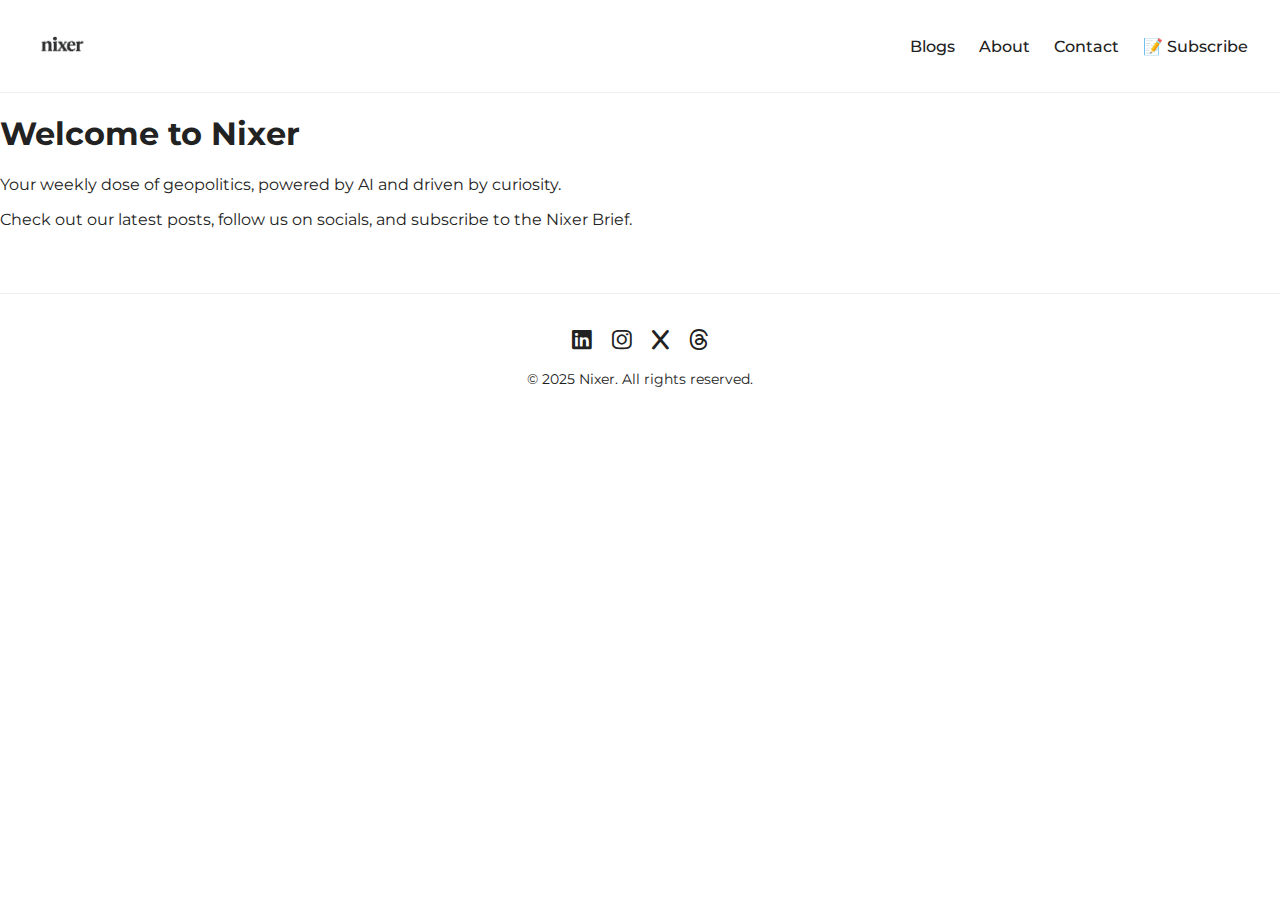
<file: index.html>
<!DOCTYPE html>
<html lang="en">
<head>
  <meta charset="UTF-8" />
  <meta name="viewport" content="width=device-width, initial-scale=1.0" />
  <title>Nixer | Home</title>
  <link href="https://fonts.googleapis.com/css2?family=Montserrat:wght@400;600&display=swap" rel="stylesheet">
  <link rel="stylesheet" href="https://cdnjs.cloudflare.com/ajax/libs/font-awesome/6.5.0/css/all.min.css" />
  <link rel="stylesheet" href="css/styles.css" />
</head>
<body>

  <header>
    <div class="logo">
      <a href="index.html"><img src="images/nixerBlackFont.png" alt="Nixer logo"></a>
    </div>
    <nav>
      <a href="blog.html">Blogs</a>
      <a href="about.html">About</a>
      <a href="contact.html">Contact</a>
      <a href="https://nixer.beehiiv.com/subscribe" target="_blank">📝 Subscribe</a>
    </nav>
  </header>

  <main>
    <h1>Welcome to Nixer</h1>
    <p>Your weekly dose of geopolitics, powered by AI and driven by curiosity.</p>
    <p>Check out our latest posts, follow us on socials, and subscribe to the Nixer Brief.</p>
  </main>

<footer>
  <div class="social-icons">
    <a href="https://www.linkedin.com/company/nixer-ai/" target="_blank" aria-label="LinkedIn"><i class="fab fa-linkedin"></i></a>
    <a href="https://www.instagram.com/nixer.ai?igsh=a3ltMzkzcmVvcWx4&utm_source=qr" target="_blank" aria-label="Instagram"><i class="fab fa-instagram"></i></a>
    <a href="#" target="_blank" aria-label="X"><i class="fab fa-x"></i></a>
    <a href="#" target="_blank" aria-label="Threads"><i class="fab fa-threads"></i></a>
  </div>
  <p style="margin-top: 1rem;">© 2025 Nixer. All rights reserved.</p>
</footer>


</body>
</html>
</file>
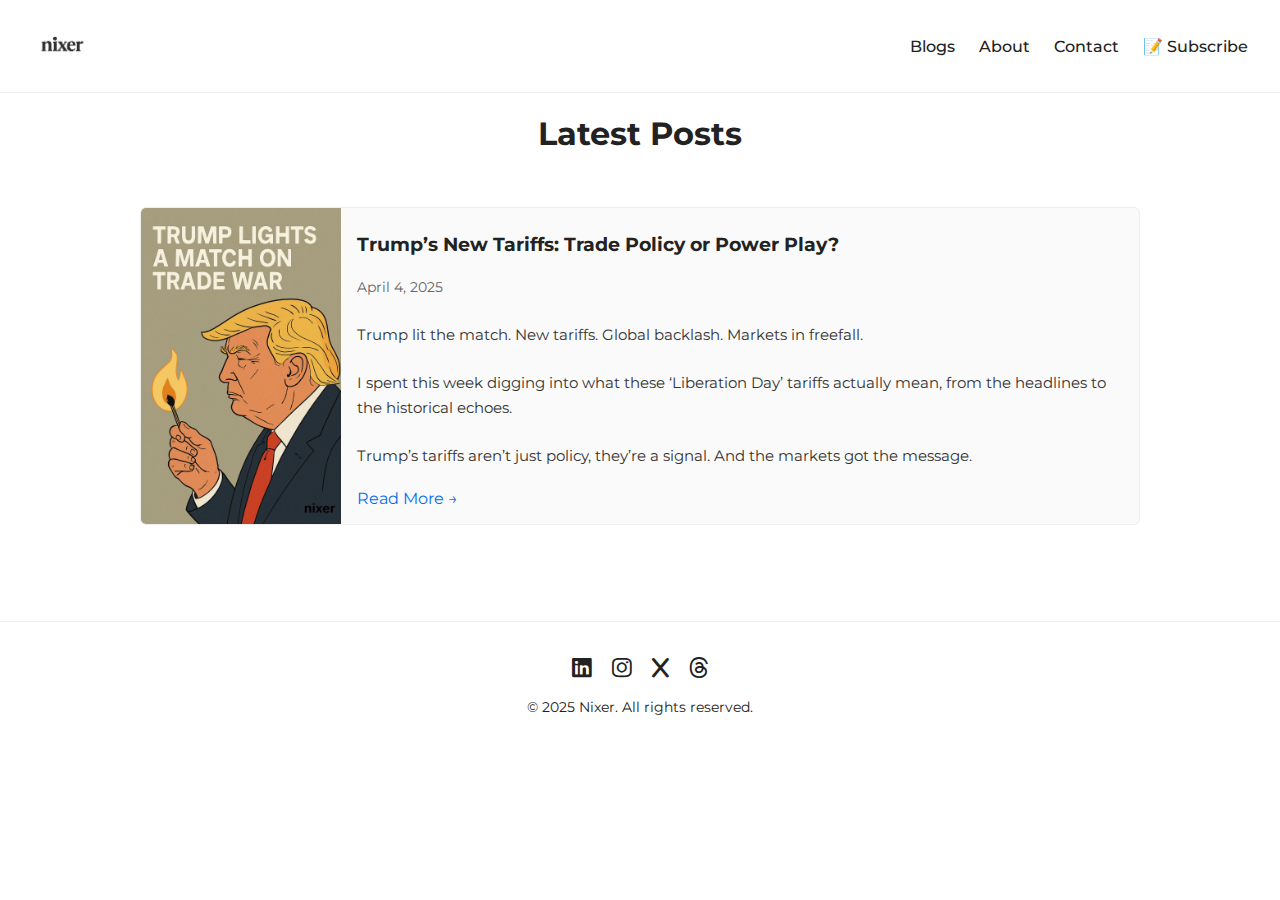
<file: blog.html>
<!DOCTYPE html>
<html lang="en">
<head>
  <meta charset="UTF-8" />
  <meta name="viewport" content="width=device-width, initial-scale=1.0" />
  <title>Nixer | Blogs</title>
  <link href="https://fonts.googleapis.com/css2?family=Montserrat:wght@400;600&display=swap" rel="stylesheet">
  <link rel="stylesheet" href="https://cdnjs.cloudflare.com/ajax/libs/font-awesome/6.5.0/css/all.min.css" />
  <link rel="stylesheet" href="css/styles.css" />
  <style>
    .blog-grid {
      display: grid;
      grid-template-columns: 1fr;
      gap: 2rem;
      max-width: 1000px;
      margin: auto;
      padding: 2rem;
    }
    .post-card {
      display: flex;
      flex-direction: row;
      border: 1px solid #eee;
      border-radius: 6px;
      overflow: hidden;
      background: #fafafa;
      transition: box-shadow 0.2s ease;
    }
    .post-card:hover {
      box-shadow: 0 4px 12px rgba(0, 0, 0, 0.08);
    }
    .post-card img {
      width: 200px;
      height: auto;
      object-fit: cover;
    }
    .post-content {
      padding: 1rem;
      display: flex;
      flex-direction: column;
      justify-content: center;
    }
    .post-content h2 {
      font-size: 1.2rem;
      margin: 0.5rem 0;
    }
    .post-content .date {
      font-size: 0.9rem;
      color: #666;
    }
    .post-content a {
      display: inline-block;
      margin-top: 0.5rem;
      color: #0070f3;
      text-decoration: none;
    }

    @media (max-width: 768px) {
      .post-card {
        flex-direction: column;
      }
      .post-card img {
        width: 100%;
        height: 180px;
      }
    }
  </style>
</head>
<body>

  <header>
    <div class="logo">
      <a href="index.html"><img src="images/nixerBlackFont.png" alt="Nixer logo"></a>
    </div>
    <nav>
      <a href="blog.html">Blogs</a>
      <a href="about.html">About</a>
      <a href="contact.html">Contact</a>
      <a href="https://nixer.beehiiv.com/subscribe" target="_blank">📝 Subscribe</a>
    </nav>
  </header>

  <main>
    <h1 style="text-align:center;">Latest Posts</h1>

    <div class="blog-grid">
      <div class="post-card">
        <img src="images/trump-tariff.jpg" alt="Trump tariffs">
        <div class="post-content">
          <h2>Trump’s New Tariffs: Trade Policy or Power Play?</h2>
          <p class="date">April 4, 2025</p>
          <p class="summary">
            Trump lit the match. New tariffs. Global backlash. Markets in freefall.<br><br>
            I spent this week digging into what these ‘Liberation Day’ tariffs actually mean, from the headlines to the historical echoes.<br><br>
            Trump’s tariffs aren’t just policy, they’re a signal. And the markets got the message.
          </p>
          <a href="posts/2025-04-04-tariffs.html">Read More →</a>
        </div>
      </div>
    </div>
  </main>

  <footer>
    <div class="social-icons">
      <a href="https://www.linkedin.com/company/nixer-ai/" target="_blank" aria-label="LinkedIn"><i class="fab fa-linkedin"></i></a>
      <a href="https://www.instagram.com/nixer.ai?igsh=a3ltMzkzcmVvcWx4&utm_source=qr" target="_blank" aria-label="Instagram"><i class="fab fa-instagram"></i></a>
      <a href="#" target="_blank" aria-label="X"><i class="fab fa-x"></i></a>
      <a href="#" target="_blank" aria-label="Threads"><i class="fab fa-threads"></i></a>
    </div>
    <p style="margin-top: 1rem;">© 2025 Nixer. All rights reserved.</p>
  </footer>

</body>
</html>
</file>
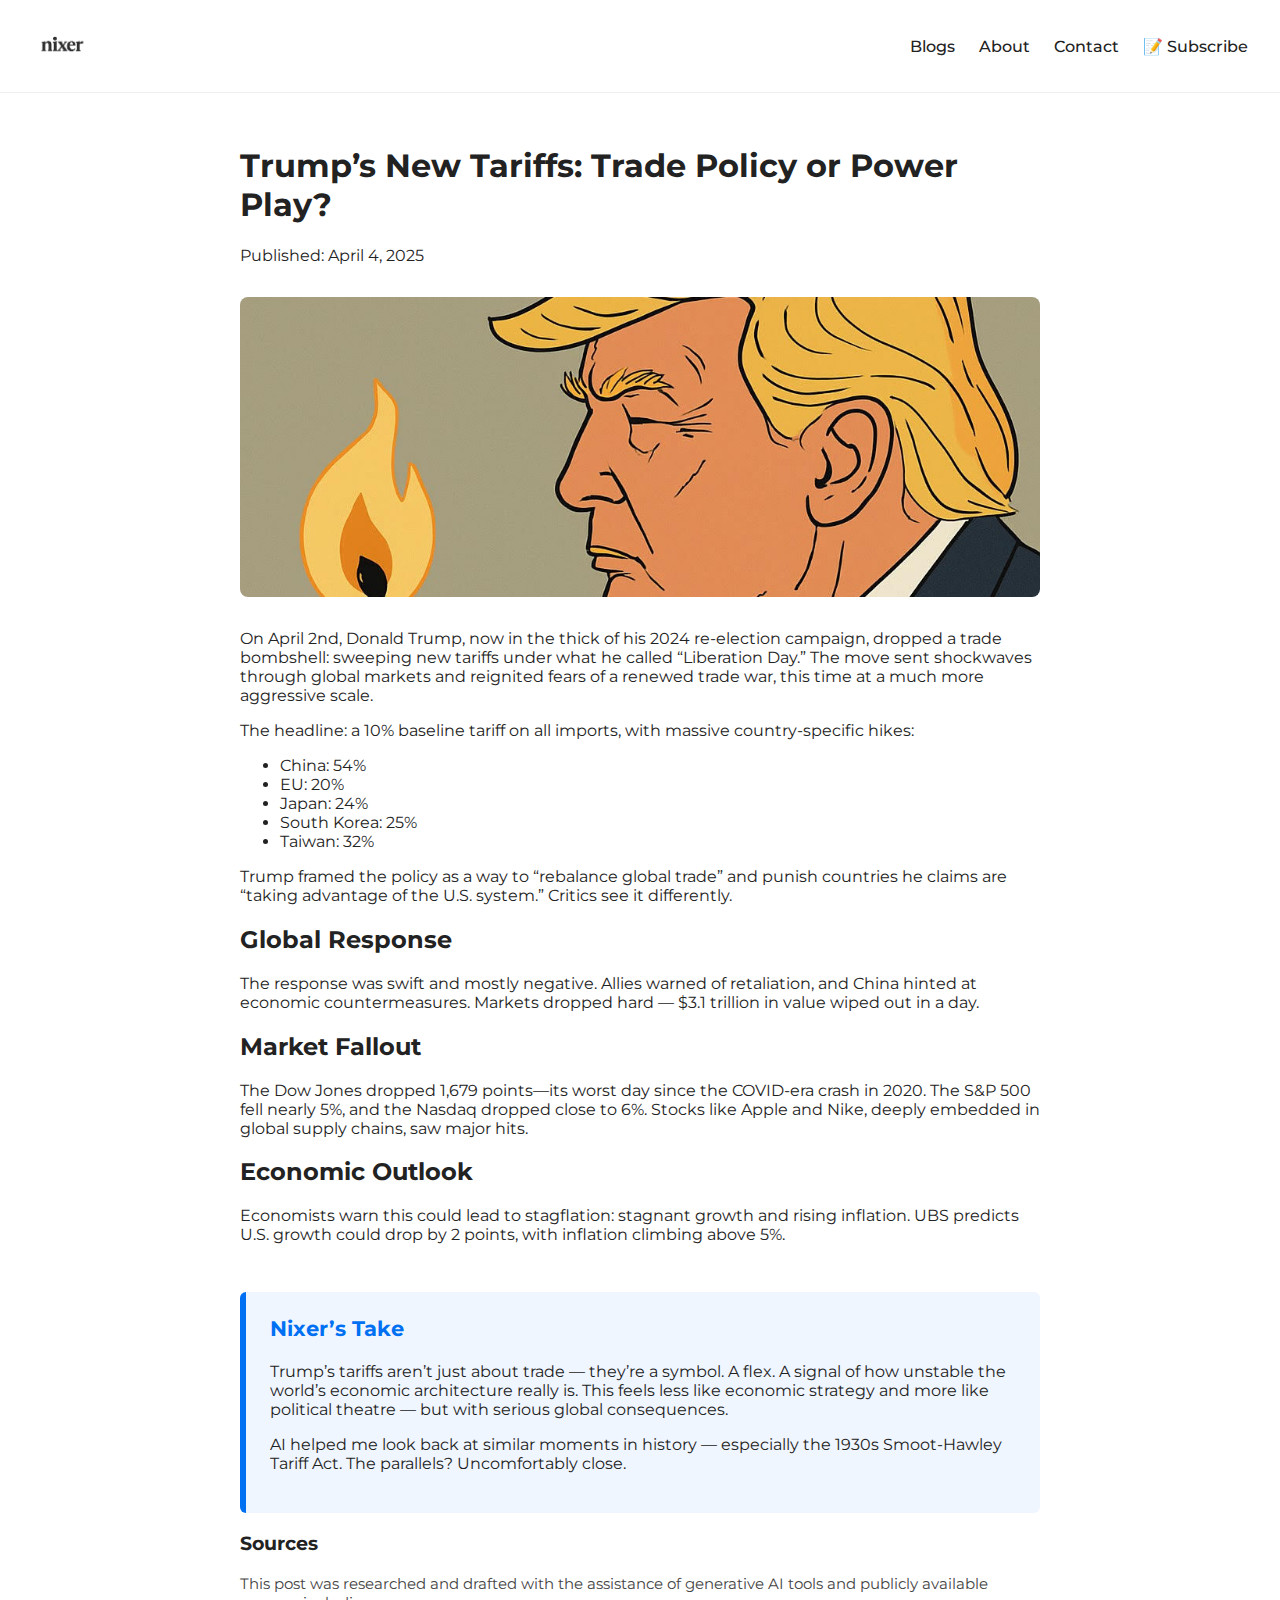
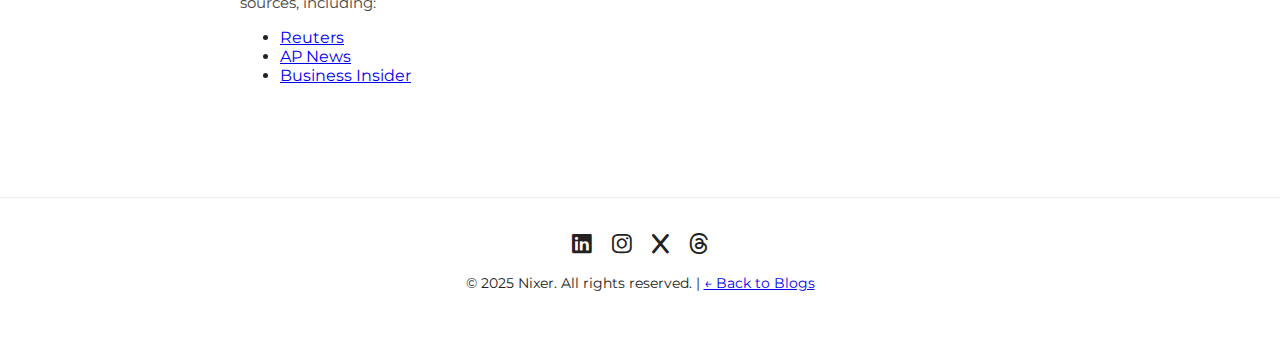
<file: posts/2025-04-04-tariffs.html>
<!DOCTYPE html>
<html lang="en">
<head>
  <meta charset="UTF-8" />
  <meta name="viewport" content="width=device-width, initial-scale=1.0" />
  <title>Trump’s New Tariffs: Trade Policy or Power Play?</title>
  <link href="https://fonts.googleapis.com/css2?family=Montserrat:wght@400;600&display=swap" rel="stylesheet" />
  <link rel="stylesheet" href="https://cdnjs.cloudflare.com/ajax/libs/font-awesome/6.5.0/css/all.min.css" />
  <link rel="stylesheet" href="../css/styles.css" />
<style>
  main {
    max-width: 800px;
    margin: auto;
    padding: 2rem;
    text-align: left;
  }
  main img {
    display: block;
    max-width: 100%;
    width: 100%;
    height: auto;
    max-height: 300px;
    object-fit: cover;
    margin: 2rem auto;
    border-radius: 8px;
  }
  .nixer-take {
    margin-top: 3rem;
    padding: 1.5rem;
    background: #f0f6ff;
    border-left: 6px solid #0070f3;
    border-radius: 6px;
  }
  .nixer-take h3 {
    margin-top: 0;
    font-size: 1.3rem;
    color: #0070f3;
  }
</style>
</head>
<body>

  <header>
    <div class="logo">
      <a href="../index.html"><img src="../images/nixerBlackFont.png" alt="Nixer logo"></a>
    </div>
    <nav>
      <a href="../blog.html">Blogs</a>
      <a href="../about.html">About</a>
      <a href="../contact.html">Contact</a>
      <a href="https://nixer.beehiiv.com/subscribe" target="_blank">📝 Subscribe</a>
    </nav>
  </header>

  <main>
    <h1>Trump’s New Tariffs: Trade Policy or Power Play?</h1>
    <p class="date">Published: April 4, 2025</p>

    <img src="../images/trump-tariff.jpg" alt="Trump Tariffs Image" />

    <p>On April 2nd, Donald Trump, now in the thick of his 2024 re-election campaign, dropped a trade bombshell: sweeping new tariffs under what he called “Liberation Day.” The move sent shockwaves through global markets and reignited fears of a renewed trade war, this time at a much more aggressive scale.</p>

    <p>The headline: a 10% baseline tariff on all imports, with massive country-specific hikes:</p>
    <ul>
      <li>China: 54%</li>
      <li>EU: 20%</li>
      <li>Japan: 24%</li>
      <li>South Korea: 25%</li>
      <li>Taiwan: 32%</li>
    </ul>

    <p>Trump framed the policy as a way to “rebalance global trade” and punish countries he claims are “taking advantage of the U.S. system.” Critics see it differently.</p>

    <h2>Global Response</h2>
    <p>The response was swift and mostly negative. Allies warned of retaliation, and China hinted at economic countermeasures. Markets dropped hard — $3.1 trillion in value wiped out in a day.</p>

    <h2>Market Fallout</h2>
    <p>The Dow Jones dropped 1,679 points—its worst day since the COVID-era crash in 2020. The S&P 500 fell nearly 5%, and the Nasdaq dropped close to 6%. Stocks like Apple and Nike, deeply embedded in global supply chains, saw major hits.</p>

    <h2>Economic Outlook</h2>
    <p>Economists warn this could lead to stagflation: stagnant growth and rising inflation. UBS predicts U.S. growth could drop by 2 points, with inflation climbing above 5%.</p>

    <div class="nixer-take">
      <h3>Nixer’s Take</h3>
      <p>Trump’s tariffs aren’t just about trade — they’re a symbol. A flex. A signal of how unstable the world’s economic architecture really is. This feels less like economic strategy and more like political theatre — but with serious global consequences.</p>
      <p>AI helped me look back at similar moments in history — especially the 1930s Smoot-Hawley Tariff Act. The parallels? Uncomfortably close.</p>
    </div>

    <section>
      <h3>Sources</h3>
      <p style="font-size: 0.95rem; color: #444;">
        This post was researched and drafted with the assistance of generative AI tools and publicly available sources, including:
      </p>
      <ul>
        <li><a href="https://www.reuters.com/world/us/trump-tariffs-2025/" target="_blank">Reuters</a></li>
        <li><a href="https://apnews.com/article/dow-stock-crash-trade-war-trump-2025" target="_blank">AP News</a></li>
        <li><a href="https://www.businessinsider.com/trump-tariffs-markets-crash-2025" target="_blank">Business Insider</a></li>
      </ul>
    </section>
  </main>

  <footer>
    <div class="social-icons">
      <a href="https://www.linkedin.com/company/nixer-ai/" target="_blank" aria-label="LinkedIn"><i class="fab fa-linkedin"></i></a>
      <a href="https://www.instagram.com/nixer.ai?igsh=a3ltMzkzcmVvcWx4&utm_source=qr" target="_blank" aria-label="Instagram"><i class="fab fa-instagram"></i></a>
      <a href="#" target="_blank" aria-label="X"><i class="fab fa-x"></i></a>
      <a href="#" target="_blank" aria-label="Threads"><i class="fab fa-threads"></i></a>
    </div>
    <p style="margin-top: 1rem;">© 2025 Nixer. All rights reserved. | <a href="../blog.html">← Back to Blogs</a></p>
  </footer>

</body>
</html>
</file>
<file: css/styles.css>
body {
  font-family: 'Montserrat', sans-serif;
  margin: 0;
  padding: 0;
  background: #fff;
  color: #222;
}

header {
  display: flex;
  justify-content: space-between;
  align-items: center;
  padding: 1rem 2rem;
  border-bottom: 1px solid #eee;
}

.logo img {
  height: 60px;
  display: block;
}

nav {
  display: flex;
  gap: 1.5rem;
  align-items: center;
}

nav a {
  text-decoration: none;
  color: #222;
  font-weight: 500;
}

nav a:hover {
  color: #0070f3;
}

footer {
  flex-direction: column;
  text-align: center;
  padding: 2rem;
  font-size: 0.9rem;
  border-top: 1px solid #eee;
  margin-top: 4rem;
}

.social-icons a {
  margin: 0 0.5rem;
  font-size: 1.4rem;
  color: #222;
  text-decoration: none;
  transition: color 0.2s ease;
}

.social-icons a:hover {
  color: #0070f3;
}

.summary {
  font-size: 0.95rem;
  margin: 0.75rem 0;
  color: #333;
  line-height: 1.6;
}

.nixer-take {
  margin-top: 3rem;
  padding: 1.5rem;
  background: #f0f6ff;
  border-left: 6px solid #0070f3;
  border-radius: 6px;
}

.nixer-take h3 {
  margin-top: 0;
  font-size: 1.3rem;
  color: #0070f3;
}
</file>
